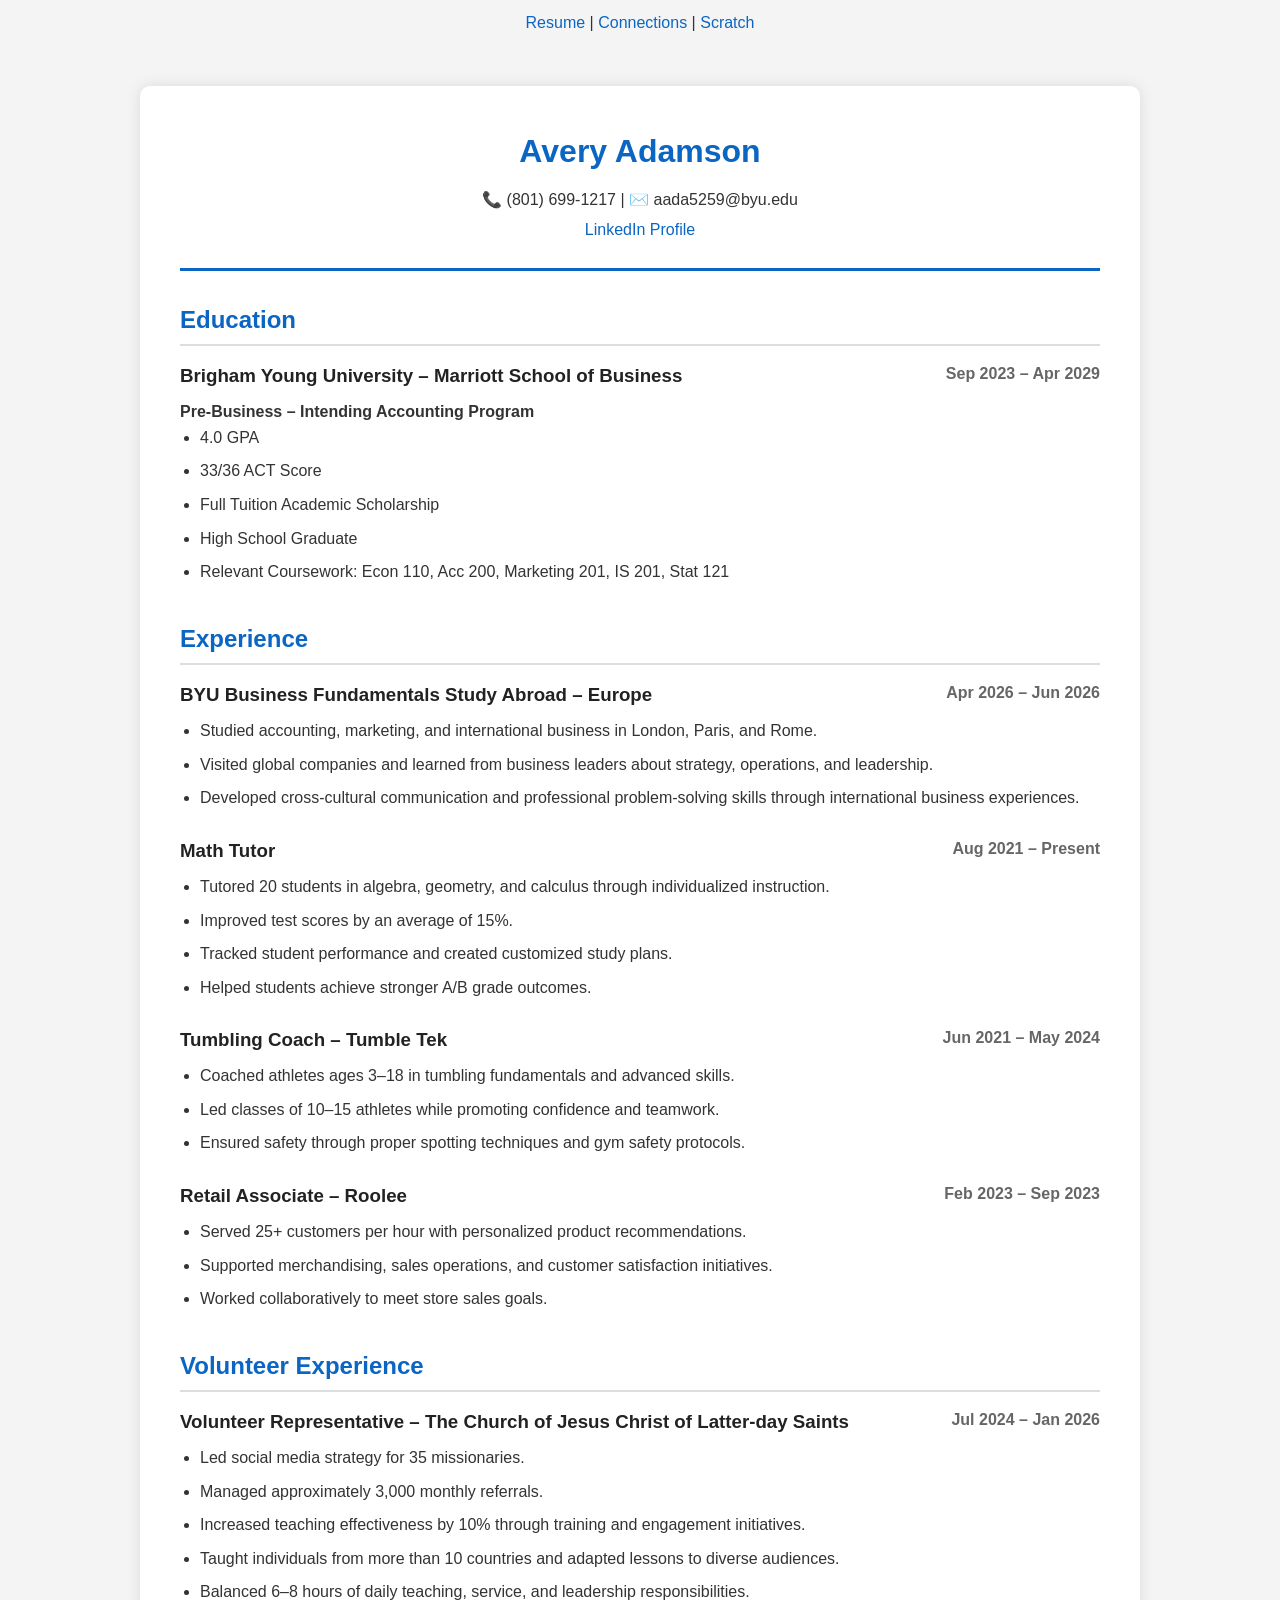
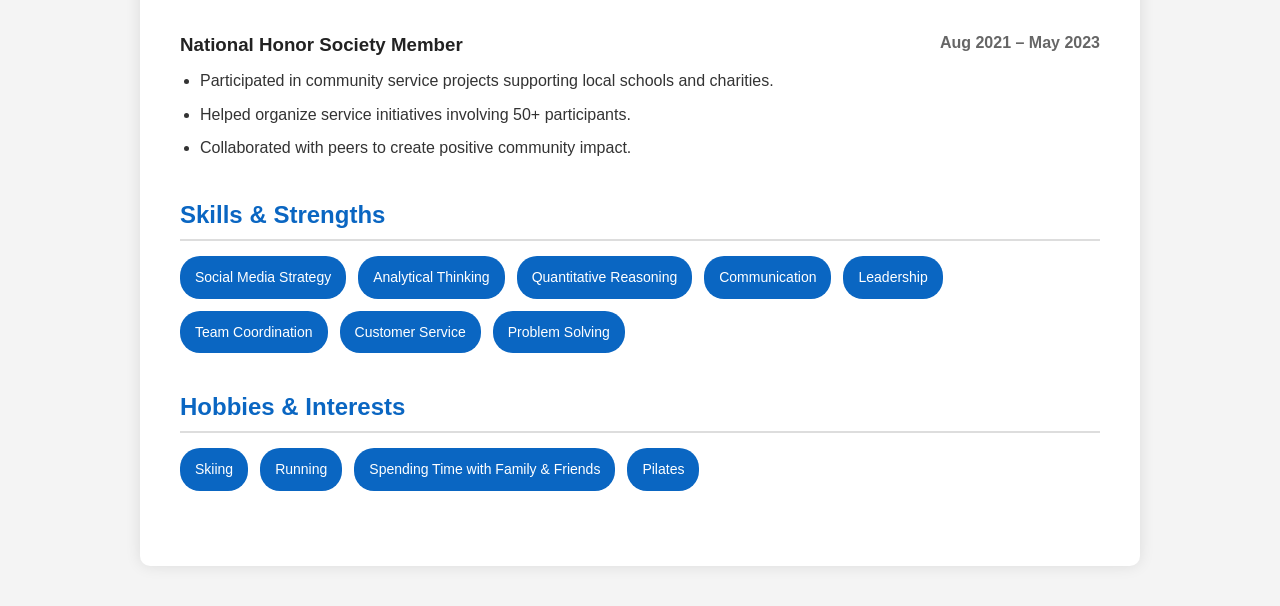
<file: Avery's.resume.html>
<!DOCTYPE html>
<html lang="en">
<head>
    <meta charset="UTF-8">
    <meta name="viewport" content="width=device-width, initial-scale=1.0">
    <title>Avery Adamson Resume</title>

    <link rel="stylesheet" href="styles.css">
</head>
<body>
<nav style="text-align: center; padding: 10px;">
  <a href="Avery's.resume.html">Resume</a>
  <span> | </span>
  <a href="Connections(2).html">Connections</a>
  <span> | </span>
  <a href="index.html">Scratch</a>
</nav>
<div class="container">

    <header>
        <h1>Avery Adamson</h1>

        <p>
            📞 (801) 699-1217 |
            ✉️ aada5259@byu.edu
        </p>

        <p>
            <a href="https://www.linkedin.com/in/avery-adamson-6767562ba" target="_blank">
                LinkedIn Profile
            </a>
        </p>
    </header>

    <section>
        <h2>Education</h2>

        <div class="education-item">
            <div class="title-row">
                <h3>Brigham Young University – Marriott School of Business</h3>
                <span class="date">Sep 2023 – Apr 2029</span>
            </div>

            <p><strong>Pre-Business – Intending Accounting Program</strong></p>
        

            <ul>
                <li>4.0 GPA</li>
                <li>33/36 ACT Score</li>
                <li>Full Tuition Academic Scholarship</li>
                <li>High School Graduate</li>
                <li>Relevant Coursework: Econ 110, Acc 200, Marketing 201, IS 201, Stat 121</li>
            </ul>
        </div>
    </section>

    <section>
        <h2>Experience</h2>

<div class="job">
    <div class="title-row">
        <h3>BYU Business Fundamentals Study Abroad – Europe</h3>
        <span class="date">Apr 2026 – Jun 2026</span>
    </div>

    <ul>
        <li>Studied accounting, marketing, and international business in London, Paris, and Rome.</li>

        <li>Visited global companies and learned from business leaders about strategy, operations, and leadership.</li>

        <li>Developed cross-cultural communication and professional problem-solving skills through international business experiences.</li>
    </ul>
</div>
       
        <div class="job">
            <div class="title-row">
                <h3>Math Tutor</h3>
                <span class="date">Aug 2021 – Present</span>
            </div>

            <ul>
                <li>Tutored 20 students in algebra, geometry, and calculus through individualized instruction.</li>
                <li>Improved test scores by an average of 15%.</li>
                <li>Tracked student performance and created customized study plans.</li>
                <li>Helped students achieve stronger A/B grade outcomes.</li>
            </ul>
        </div>

        <div class="job">
            <div class="title-row">
                <h3>Tumbling Coach – Tumble Tek</h3>
                <span class="date">Jun 2021 – May 2024</span>
            </div>

            <ul>
                <li>Coached athletes ages 3–18 in tumbling fundamentals and advanced skills.</li>
                <li>Led classes of 10–15 athletes while promoting confidence and teamwork.</li>
                <li>Ensured safety through proper spotting techniques and gym safety protocols.</li>
            </ul>
        </div>

        <div class="job">
            <div class="title-row">
                <h3>Retail Associate – Roolee</h3>
                <span class="date">Feb 2023 – Sep 2023</span>
            </div>

            <ul>
                <li>Served 25+ customers per hour with personalized product recommendations.</li>
                <li>Supported merchandising, sales operations, and customer satisfaction initiatives.</li>
                <li>Worked collaboratively to meet store sales goals.</li>
            </ul>
        </div>
    </section>

    <section>
        <h2>Volunteer Experience</h2>

        <div class="job">
            <div class="title-row">
                <h3>Volunteer Representative – The Church of Jesus Christ of Latter-day Saints</h3>
                <span class="date">Jul 2024 – Jan 2026</span>
            </div>

            <ul>
                <li>Led social media strategy for 35 missionaries.</li>
                <li>Managed approximately 3,000 monthly referrals.</li>
                <li>Increased teaching effectiveness by 10% through training and engagement initiatives.</li>
                <li>Taught individuals from more than 10 countries and adapted lessons to diverse audiences.</li>
                <li>Balanced 6–8 hours of daily teaching, service, and leadership responsibilities.</li>
            </ul>
        </div>

        <div class="job">
            <div class="title-row">
                <h3>National Honor Society Member</h3>
                <span class="date">Aug 2021 – May 2023</span>
            </div>

            <ul>
                <li>Participated in community service projects supporting local schools and charities.</li>
                <li>Helped organize service initiatives involving 50+ participants.</li>
                <li>Collaborated with peers to create positive community impact.</li>
            </ul>
        </div>
    </section>

    <section>
        <h2>Skills & Strengths</h2>

        <div class="skills">
            <div class="skill">Social Media Strategy</div>
            <div class="skill">Analytical Thinking</div>
            <div class="skill">Quantitative Reasoning</div>
            <div class="skill">Communication</div>
            <div class="skill">Leadership</div>
            <div class="skill">Team Coordination</div>
            <div class="skill">Customer Service</div>
            <div class="skill">Problem Solving</div>
        </div>
    </section>

    <section>
    <h2>Hobbies & Interests</h2>

    <div class="skills">
        <div class="skill">Skiing</div>
        <div class="skill">Running</div>
        <div class="skill">Spending Time with Family & Friends</div>
        <div class="skill">Pilates</div>
    </div>
</section>
</div>

</body>
</html>
</file>
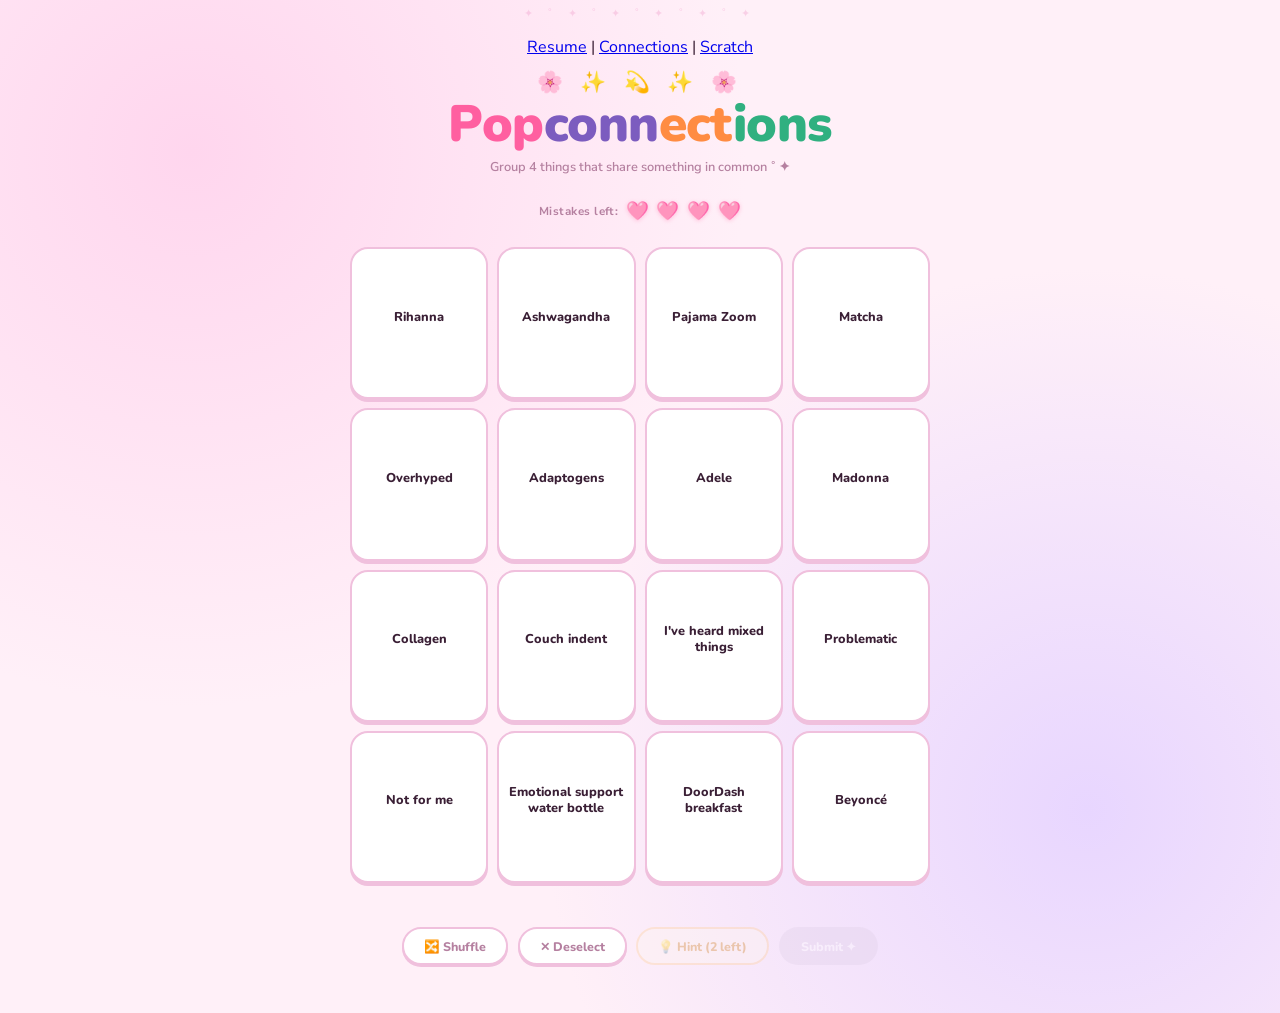
<file: Connections(2).html>
<!DOCTYPE html>
<html lang="en">
<head>
  <nav style="text-align: center; padding: 10px;">
  <a href="Avery's.resume.html">Resume</a>
  <span> | </span>
  <a href="Connections(2).html">Connections</a>
  <span> | </span>
  <a href="index.html">Scratch</a>
</nav>
<meta charset="UTF-8">
<meta name="viewport" content="width=device-width, initial-scale=1.0">
<title>Pop Connections ✨</title>
<style>
@import url('https://fonts.googleapis.com/css2?family=Nunito:wght@700;800;900&family=Nunito+Sans:wght@400;600&display=swap');

*,*::before,*::after{box-sizing:border-box;margin:0;padding:0}

:root{
  --bg:      #fff0f8;
  --bg2:     #ffe4f2;
  --surface: #ffffff;
  --border:  #f0c0dd;
  --txt:     #3a1f35;
  --muted:   #b580a0;
  --shadow:  #e8a0cc44;
  --c0fg:#ff5fa0; --c0bg:#fff0f7; --c0bd:#ffb3d4;
  --c1fg:#7c5cbf; --c1bg:#f5f0ff; --c1bd:#c9b8f0;
  --c2fg:#ff8c42; --c2bg:#fff5ee; --c2bd:#ffcc99;
  --c3fg:#30b080; --c3bg:#edfaf4; --c3bd:#90ddc0;
  --font-head: 'Nunito', sans-serif;
  --font-body: 'Nunito Sans', sans-serif;
  --radius: 18px;
}

body{
  background: var(--bg);
  background-image:
    radial-gradient(circle at 15% 15%, #ffd6ee 0%, transparent 40%),
    radial-gradient(circle at 85% 80%, #e8d6ff 0%, transparent 40%);
  color: var(--txt);
  font-family: var(--font-body);
  min-height: 100vh;
  display: flex;
  flex-direction: column;
  align-items: center;
  padding: 1.6rem 1rem 3rem;
}

body::before{
  content: '✦ ˚ ✦ ˚ ✦ ˚ ✦ ˚ ✦ ˚ ✦';
  position: fixed;
  top: .4rem;
  left: 0; right: 0;
  text-align: center;
  font-size: .7rem;
  color: #f0a0cc66;
  letter-spacing: .5em;
  pointer-events: none;
}

header{
  text-align: center;
  margin-bottom: 1.4rem;
  width: 100%;
  max-width: 580px;
}

.sparkle-row{
  font-size: 1.3rem;
  margin-bottom: .2rem;
  letter-spacing: .3em;
}

h1{
  font-family: var(--font-head);
  font-size: clamp(2rem, 7vw, 3.2rem);
  font-weight: 900;
  line-height: 1;
  color: var(--txt);
  letter-spacing: -.01em;
  position: relative;
  display: inline-block;
}

h1 .pop  { color: #ff5fa0; }
h1 .conn { color: #7c5cbf; }
h1 .ects { color: #ff8c42; }
h1 .ions { color: #30b080; }

.subtitle{
  margin-top: .5rem;
  font-size: .8rem;
  color: var(--muted);
  font-weight: 600;
}

.lives-row{
  display: flex;
  align-items: center;
  gap: .45rem;
  margin-bottom: 1rem;
  font-size: .72rem;
  color: var(--muted);
  font-weight: 700;
  letter-spacing: .04em;
}

.heart{
  font-size: 1.15rem;
  transition: transform .2s, opacity .3s;
  filter: drop-shadow(0 1px 2px #ff5fa055);
}
.heart.lost{
  opacity: .2;
  transform: scale(.8);
  filter: none;
}

.solved-area{
  width: 100%;
  max-width: 580px;
  display: flex;
  flex-direction: column;
  gap: 8px;
  margin-bottom: 8px;
}

.solved-banner{
  border-radius: var(--radius);
  padding: .75rem 1.1rem;
  display: flex;
  flex-direction: column;
  gap: .2rem;
  animation: bounceIn .4s cubic-bezier(.34,1.6,.64,1) both;
  box-shadow: 0 3px 0 0 rgba(0,0,0,.06);
}

@keyframes bounceIn{
  from{opacity:0;transform:scale(.88) translateY(6px)}
  to{opacity:1;transform:scale(1) translateY(0)}
}

.solved-banner .cat-label{
  font-family: var(--font-head);
  font-size: .7rem;
  letter-spacing: .08em;
  text-transform: uppercase;
  font-weight: 800;
}

.solved-banner .cat-words{
  font-size: .84rem;
  font-weight: 600;
  opacity: .85;
}

.grid{
  width: 100%;
  max-width: 580px;
  display: grid;
  grid-template-columns: repeat(4, 1fr);
  gap: 9px;
}

.card{
  aspect-ratio: 1 / 1.1;
  border-radius: var(--radius);
  background: var(--surface);
  border: 2px solid var(--border);
  box-shadow: 0 3px 0 0 var(--border);
  display: flex;
  flex-direction: column;
  align-items: center;
  justify-content: center;
  text-align: center;
  padding: .5rem .4rem .5rem;
  font-family: var(--font-head);
  font-size: clamp(.6rem, 2.1vw, .8rem);
  font-weight: 800;
  color: var(--txt);
  cursor: pointer;
  transition: transform .13s cubic-bezier(.34,1.56,.64,1), box-shadow .13s, background .12s, border-color .12s;
  user-select: none;
  line-height: 1.25;
  position: relative;
  -webkit-tap-highlight-color: transparent;
  gap: .3rem;
}

.card:hover:not(.selected):not(.gone){
  transform: translateY(-2px);
  box-shadow: 0 5px 0 0 var(--border);
  background: #fff8fc;
}

.card.selected{
  background: #ffeaf5;
  border-color: #ff5fa0;
  box-shadow: 0 3px 0 0 #ff5fa0, 0 0 0 3px #ff5fa022;
  transform: translateY(-3px) scale(1.03);
}

.card.shake{ animation: shake .42s ease; }

@keyframes shake{
  0%,100%{transform:translateX(0) scale(1.03)}
  20%{transform:translateX(-6px) scale(1.03)}
  40%{transform:translateX(6px) scale(1.03)}
  60%{transform:translateX(-4px) scale(1.03)}
  80%{transform:translateX(4px) scale(1.03)}
}

.card.gone{
  pointer-events: none;
  opacity: 0;
  transform: scale(.75) rotate(5deg);
  transition: opacity .25s, transform .25s;
}

.dot-row{
  display: flex;
  gap: 4px;
  align-items: center;
  justify-content: center;
  min-height: 9px;
}

.dot{
  width: 9px;
  height: 9px;
  border-radius: 50%;
  flex-shrink: 0;
  transition: transform .2s;
}

.controls{
  margin-top: 1.1rem;
  display: flex;
  gap: .6rem;
  flex-wrap: wrap;
  justify-content: center;
  width: 100%;
  max-width: 580px;
}

.btn{
  padding: .52rem 1.25rem;
  border-radius: 999px;
  border: 2px solid var(--border);
  background: var(--surface);
  color: var(--muted);
  font-family: var(--font-head);
  font-size: .78rem;
  font-weight: 800;
  cursor: pointer;
  transition: all .13s;
  box-shadow: 0 2px 0 0 var(--border);
}
.btn:hover{
  transform: translateY(-1px);
  box-shadow: 0 3px 0 0 var(--border);
  color: var(--txt);
}
.btn:active{ transform: translateY(1px); box-shadow: none; }

.btn-submit{
  background: linear-gradient(135deg, #ff5fa0, #bf5fe0);
  color: #fff;
  border-color: transparent;
  box-shadow: 0 3px 0 0 #c040a0;
}
.btn-submit:hover{
  background: linear-gradient(135deg, #ff79b0, #cc6fe8);
  box-shadow: 0 4px 0 0 #c040a0;
  color: #fff;
}
.btn-submit:active{ box-shadow: none; }
.btn-submit:disabled{
  opacity: .35;
  cursor: not-allowed;
  background: #e0d0e8;
  border-color: transparent;
  box-shadow: none;
  transform: none;
}

.btn-hint{
  background: #fff8ee;
  border-color: #ffcc88;
  color: #cc7700;
  box-shadow: 0 2px 0 0 #ffcc88;
}
.btn-hint:hover{ background: #fff2dd; color: #aa5500; box-shadow: 0 3px 0 0 #ffcc88; }
.btn-hint:disabled{ opacity: .3; cursor: not-allowed; transform: none; box-shadow: none; }

.one-away{
  font-size: .74rem;
  color: #ff8c42;
  font-weight: 700;
  margin-top: .6rem;
  min-height: 1.1rem;
  text-align: center;
  font-family: var(--font-head);
}

.toast{
  position: fixed;
  top: 1rem;
  left: 50%;
  transform: translateX(-50%) translateY(-70px) scale(.9);
  background: var(--txt);
  color: #fff;
  padding: .55rem 1.4rem;
  border-radius: 999px;
  font-family: var(--font-head);
  font-size: .82rem;
  font-weight: 800;
  pointer-events: none;
  transition: transform .35s cubic-bezier(.34,1.56,.64,1), opacity .3s;
  opacity: 0;
  white-space: nowrap;
  z-index: 99;
  box-shadow: 0 4px 20px #3a1f3544;
}
.toast.show{
  transform: translateX(-50%) translateY(0) scale(1);
  opacity: 1;
}

.modal-backdrop{
  position: fixed;
  inset: 0;
  background: #ffd6ee99;
  backdrop-filter: blur(8px);
  display: flex;
  align-items: center;
  justify-content: center;
  z-index: 50;
  opacity: 0;
  pointer-events: none;
  transition: opacity .3s;
}
.modal-backdrop.show{ opacity: 1; pointer-events: all; }

.modal{
  background: #fff;
  border: 2.5px solid var(--border);
  border-radius: 28px;
  padding: 2.2rem 2rem;
  max-width: 360px;
  width: 90%;
  text-align: center;
  display: flex;
  flex-direction: column;
  align-items: center;
  gap: 1rem;
  box-shadow: 0 8px 0 0 #f0c0dd, 0 20px 60px #e8a0cc44;
  transform: scale(.88) translateY(10px);
  transition: transform .4s cubic-bezier(.34,1.56,.64,1);
}
.modal-backdrop.show .modal{ transform: scale(1) translateY(0); }

.modal-emoji{ font-size: 3.5rem; line-height: 1; }

.modal-title{
  font-family: var(--font-head);
  font-size: 1.8rem;
  font-weight: 900;
  color: var(--txt);
  line-height: 1.1;
}

.modal-body{
  font-size: .86rem;
  color: var(--muted);
  line-height: 1.55;
  font-weight: 600;
}

.modal .btn-submit{ padding: .65rem 2rem; font-size: .9rem; }

.card::after{
  content: '';
  position: absolute;
  inset: 0;
  border-radius: inherit;
  pointer-events: none;
  opacity: 0;
  background: radial-gradient(circle at 80% 20%, #ff5fa015 0%, transparent 50%);
  transition: opacity .2s;
}
.card.selected::after{ opacity: 1; }
</style>
</head>
<body>

<header>
  <div class="sparkle-row">🌸 ✨ 💫 ✨ 🌸</div>
  <h1><span class="pop">Pop</span><span class="conn">conn</span><span class="ects">ect</span><span class="ions">ions</span></h1>
  <div class="subtitle">Group 4 things that share something in common ˚ ✦</div>
</header>

<div class="lives-row">
  <span>Mistakes left:</span>
  <span class="heart" id="h0">🩷</span>
  <span class="heart" id="h1">🩷</span>
  <span class="heart" id="h2">🩷</span>
  <span class="heart" id="h3">🩷</span>
</div>

<div class="solved-area" id="solvedArea"></div>
<div class="grid" id="grid"></div>
<div class="one-away" id="oneAway"></div>

<div class="controls">
  <button class="btn" onclick="shuffleGrid()">🔀 Shuffle</button>
  <button class="btn" onclick="deselectAll()">✕ Deselect</button>
  <button class="btn btn-hint" id="hintBtn" onclick="useHint()">💡 Hint (2 left)</button>
  <button class="btn btn-submit" id="submitBtn" onclick="submitGuess()" disabled>Submit ✦</button>
</div>

<div class="toast" id="toast"></div>

<div class="modal-backdrop" id="modalBackdrop">
  <div class="modal">
    <div class="modal-emoji" id="modalEmoji">🏆</div>
    <div class="modal-title" id="modalTitle">You nailed it!</div>
    <div class="modal-body" id="modalBody"></div>
    <button class="btn btn-submit" onclick="resetGame()">Play again 🌸</button>
  </div>
</div>

<script>
const PUZZLES = [
  {
    categories: [
      { label: "💅 Taylor Swift Eras", color: 0, words: ["Fearless", "Reputation", "Folklore", "Midnights"] },
      { label: "🤌 Definitely Not a Cult", color: 1, words: ["CrossFit", "SoulCycle", "Scientology", "Peloton"] },
      { label: "🫠 Ways to Say 'I Watch Too Much TV'", color: 2, words: ["Parasocial", "Main character", "No spoilers", "Canon event"] },
      { label: "👴 Things Millennials Killed", color: 3, words: ["Applebee's", "Napkins", "Golf", "Diamonds"] }
    ]
  },
  {
    categories: [
      { label: "🧠 ChatGPT Said This Confidently", color: 0, words: ["Abraham Lincoln", "Pluto is a planet", "Sunscreen causes cancer", "Great Wall from space"] },
      { label: "🐸 Phrases That Aged Terribly", color: 1, words: ["YOLO", "On fleek", "Cash me outside", "That's so fetch"] },
      { label: "🚩 Actual Red Flags", color: 2, words: ["No bio", "Guy Fieri", "Comic Sans", "Reply-all email"] },
      { label: "📱 Apps Your Parents Just Discovered", color: 3, words: ["TikTok", "Venmo", "Discord", "BeReal"] }
    ]
  },
  {
    categories: [
      { label: "🧃 Every Wellness Brand Ever", color: 0, words: ["Matcha", "Adaptogens", "Collagen", "Ashwagandha"] },
      { label: "😤 Meaning 'I Haven't Watched It'", color: 1, words: ["Overhyped", "Not for me", "Problematic", "I've heard mixed things"] },
      { label: "🎤 One-Name Icons", color: 2, words: ["Beyoncé", "Adele", "Rihanna", "Madonna"] },
      { label: "🛋️ Signs You've Given Up", color: 3, words: ["DoorDash breakfast", "Couch indent", "Pajama Zoom", "Emotional support water bottle"] }
    ]
  }
];

const COLORS = [
  { fg:'#ff5fa0', bg:'#fff0f7', bd:'#ffb3d4' },
  { fg:'#7c5cbf', bg:'#f5f0ff', bd:'#c9b8f0' },
  { fg:'#ff8c42', bg:'#fff5ee', bd:'#ffcc99' },
  { fg:'#30b080', bg:'#edfaf4', bd:'#90ddc0' },
];

let puzzle, cards, selected, mistakes, solved, gameOver, hintsUsed, dotsVisible;

function buildPuzzle() {
  puzzle = PUZZLES[Math.floor(Math.random() * PUZZLES.length)];
  cards = [];
  puzzle.categories.forEach((cat, ci) => {
    cat.words.forEach(w => cards.push({ word: w, cat: ci }));
  });
  shuffle(cards);
  selected = new Set(); mistakes = 0; solved = new Set();
  gameOver = false; hintsUsed = 0; dotsVisible = false;
  updateLives(); renderGrid();
  document.getElementById('solvedArea').innerHTML = '';
  document.getElementById('oneAway').textContent = '';
  document.getElementById('modalBackdrop').classList.remove('show');
}

function resetGame() {
  document.getElementById('modalBackdrop').classList.remove('show');
  buildPuzzle();
}

function renderGrid() {
  const grid = document.getElementById('grid');
  grid.innerHTML = '';
  const catColor = {};
  puzzle.categories.forEach((cat, ci) => { catColor[ci] = COLORS[cat.color].fg; });
  const selCatCounts = {};
  if (dotsVisible) {
    selected.forEach(i => {
      const cat = cards[i].cat;
      selCatCounts[cat] = (selCatCounts[cat] || 0) + 1;
    });
  }
  cards.forEach((c, i) => {
    if (solved.has(c.cat)) return;
    const isSel = selected.has(i);
    const el = document.createElement('div');
    el.className = 'card' + (isSel ? ' selected' : '');
    el.dataset.idx = i;
    const wordSpan = document.createElement('span');
    wordSpan.textContent = c.word;
    el.appendChild(wordSpan);
    const dotRow = document.createElement('div');
    dotRow.className = 'dot-row';
    if (dotsVisible && isSel) {
      const count = selCatCounts[c.cat] || 0;
      for (let d = 0; d < count; d++) {
        const dot = document.createElement('div');
        dot.className = 'dot';
        dot.style.background = catColor[c.cat];
        dot.style.boxShadow = `0 0 4px ${catColor[c.cat]}`;
        dotRow.appendChild(dot);
      }
      for (let d = count; d < 4; d++) {
        const dot = document.createElement('div');
        dot.className = 'dot';
        dot.style.background = '#e0d0e8';
        dotRow.appendChild(dot);
      }
    }
    el.appendChild(dotRow);
    el.addEventListener('click', () => toggleCard(i));
    grid.appendChild(el);
  });
  updateSubmit();
  updateHintBtn();
}

function updateHintBtn() {
  const btn = document.getElementById('hintBtn');
  const left = 2 - hintsUsed;
  btn.textContent = `💡 Hint (${left} left)`;
  btn.disabled = gameOver || hintsUsed >= 2 || selected.size < 2 || mistakes >= 3;
}

function toggleCard(idx) {
  if (gameOver) return;
  if (selected.has(idx)) { selected.delete(idx); }
  else { if (selected.size >= 4) return; selected.add(idx); }
  dotsVisible = false; renderGrid();
  document.getElementById('oneAway').textContent = '';
}

function useHint() {
  if (gameOver || hintsUsed >= 2 || selected.size < 2 || mistakes >= 3) return;
  hintsUsed++; mistakes++; updateLives();
  dotsVisible = true; renderGrid();
  const cats = [...selected].map(i => cards[i].cat);
  const allMatch = new Set(cats).size === 1;
  toast(allMatch ? '💚 All matching! Go go go!' : '💡 Dots show who belongs together — swap the odd one!');
  document.getElementById('oneAway').textContent = '✦ Colored dots = same group. Find the odd one out!';
}

function deselectAll() { selected.clear(); dotsVisible = false; renderGrid(); }

function shuffleGrid() {
  const unsolved = cards.filter(c => !solved.has(c.cat));
  shuffle(unsolved);
  cards = [...cards.filter(c => solved.has(c.cat)), ...unsolved];
  selected.clear(); dotsVisible = false; renderGrid();
}

function updateSubmit() {
  document.getElementById('submitBtn').disabled = selected.size !== 4;
}

function updateLives() {
  for (let i = 0; i < 4; i++) {
    const el = document.getElementById('h' + i);
    el.textContent = i < (4 - mistakes) ? '🩷' : '🖤';
    el.classList.toggle('lost', i >= (4 - mistakes));
  }
}

function submitGuess() {
  if (selected.size !== 4 || gameOver) return;
  const selArr = [...selected];
  const cats = selArr.map(i => cards[i].cat);
  const catSet = new Set(cats);
  if (catSet.size === 1) {
    const catIdx = cats[0];
    solved.add(catIdx); addSolvedBanner(catIdx);
    document.querySelectorAll('.card.selected').forEach(el => el.classList.add('gone'));
    dotsVisible = false; selected.clear();
    setTimeout(() => {
      renderGrid();
      if (solved.size === 4) { setTimeout(() => showEndModal(true), 400); }
      else { toast(randomWin()); }
    }, 280);
    document.getElementById('oneAway').textContent = '';
  } else {
    mistakes++; updateLives();
    let maxMatch = 0;
    [0,1,2,3].forEach(ci => { const m = cats.filter(c => c === ci).length; if (m > maxMatch) maxMatch = m; });
    if (maxMatch === 3) document.getElementById('oneAway').textContent = '🔥 One away…!';
    document.querySelectorAll('.card.selected').forEach(el => {
      el.classList.remove('shake'); void el.offsetWidth; el.classList.add('shake');
    });
    if (mistakes >= 4) { setTimeout(() => showEndModal(false), 600); } else { toast(randomLoss()); }
    dotsVisible = false; selected.clear();
    setTimeout(() => renderGrid(), 500);
  }
}

function addSolvedBanner(catIdx) {
  const cat = puzzle.categories[catIdx];
  const col = COLORS[cat.color];
  const el = document.createElement('div');
  el.className = 'solved-banner';
  el.style.background = col.bg;
  el.style.border = `2px solid ${col.bd}`;
  el.style.boxShadow = `0 3px 0 0 ${col.bd}`;
  el.innerHTML = `
    <div class="cat-label" style="color:${col.fg}">${cat.label}</div>
    <div class="cat-words" style="color:${col.fg}">${cat.words.join(' · ')}</div>
  `;
  document.getElementById('solvedArea').appendChild(el);
}

function showEndModal(won) {
  gameOver = true;
  document.getElementById('modalEmoji').textContent = won ? '🏆' : '🫠';
  document.getElementById('modalTitle').textContent = won ? 'You nailed it! 🌸' : 'Game over, bestie';
  document.getElementById('modalBody').textContent = won
    ? `Flawless. You're basically a pop culture deity. Chronically online, but make it cute.`
    : `You made ${mistakes} mistakes. The categories are revealed above. No judgment. Okay maybe a little. 🫶`;
  document.getElementById('modalBackdrop').classList.add('show');
  if (!won) {
    [0,1,2,3].forEach(ci => { if (!solved.has(ci)) { solved.add(ci); addSolvedBanner(ci); } });
    setTimeout(() => renderGrid(), 100);
  }
}

const WIN_MSGS  = ["Slay! 💅","Very demure, very correct ✨","Main character energy 🌸","No notes 🎤","You ate and left no crumbs","Understood the assignment 📚","Pop culture queen 👑","That's so right it's giving everything 💫"];
const LOSE_MSGS = ["That's a no from me, dawg 😬","Bestie… no 🫣","The audacity! The nerve!","Not the vibe 🙈","We don't talk about that guess","I- okay. Try again 🩷","That's giving wrong-answer energy 💀","Oof. Rough. You've got this though 🌸"];

function randomWin()  { return WIN_MSGS[Math.floor(Math.random()*WIN_MSGS.length)]; }
function randomLoss() { return LOSE_MSGS[Math.floor(Math.random()*LOSE_MSGS.length)]; }

let toastTimer;
function toast(msg) {
  const el = document.getElementById('toast');
  el.textContent = msg;
  el.classList.add('show');
  clearTimeout(toastTimer);
  toastTimer = setTimeout(() => el.classList.remove('show'), 2500);
}

function shuffle(arr) {
  for (let i = arr.length - 1; i > 0; i--) {
    const j = Math.floor(Math.random() * (i + 1));
    [arr[i], arr[j]] = [arr[j], arr[i]];
  }
  return arr;
}

buildPuzzle();
</script>
</body>
</html>
</file>
<file: styles.css>
* {
    margin: 0;
    padding: 0;
    box-sizing: border-box;
}

body {
    font-family: Arial, Helvetica, sans-serif;
    background-color: #f4f4f4;
    color: #333;
    line-height: 1.6;
}

.container {
    max-width: 1000px;
    margin: 40px auto;
    background: white;
    padding: 40px;
    border-radius: 10px;
    box-shadow: 0 0 15px rgba(0,0,0,0.1);
}

header {
    text-align: center;
    border-bottom: 3px solid #0a66c2;
    padding-bottom: 20px;
    margin-bottom: 30px;
}

header h1 {
    color: #0a66c2;
    margin-bottom: 10px;
}

header p {
    margin: 5px 0;
}

a {
    color: #0a66c2;
    text-decoration: none;
}

section {
    margin-bottom: 35px;
}

h2 {
    color: #0a66c2;
    border-bottom: 2px solid #ddd;
    padding-bottom: 5px;
    margin-bottom: 15px;
}

.job,
.education-item {
    margin-bottom: 25px;
}

.title-row {
    display: flex;
    justify-content: space-between;
    flex-wrap: wrap;
    margin-bottom: 8px;
}

.title-row h3 {
    color: #222;
}

.date {
    color: #666;
    font-weight: bold;
}

ul {
    margin-left: 20px;
}

li {
    margin-bottom: 8px;
}

.skills {
    display: flex;
    flex-wrap: wrap;
    gap: 12px;
}

.skill {
    background: #0a66c2;
    color: white;
    padding: 10px 15px;
    border-radius: 20px;
    font-size: 14px;
}

@media (max-width: 768px) {
    .title-row {
        flex-direction: column;
    }

    .date {
        margin-top: 5px;
    }
}
</file>
